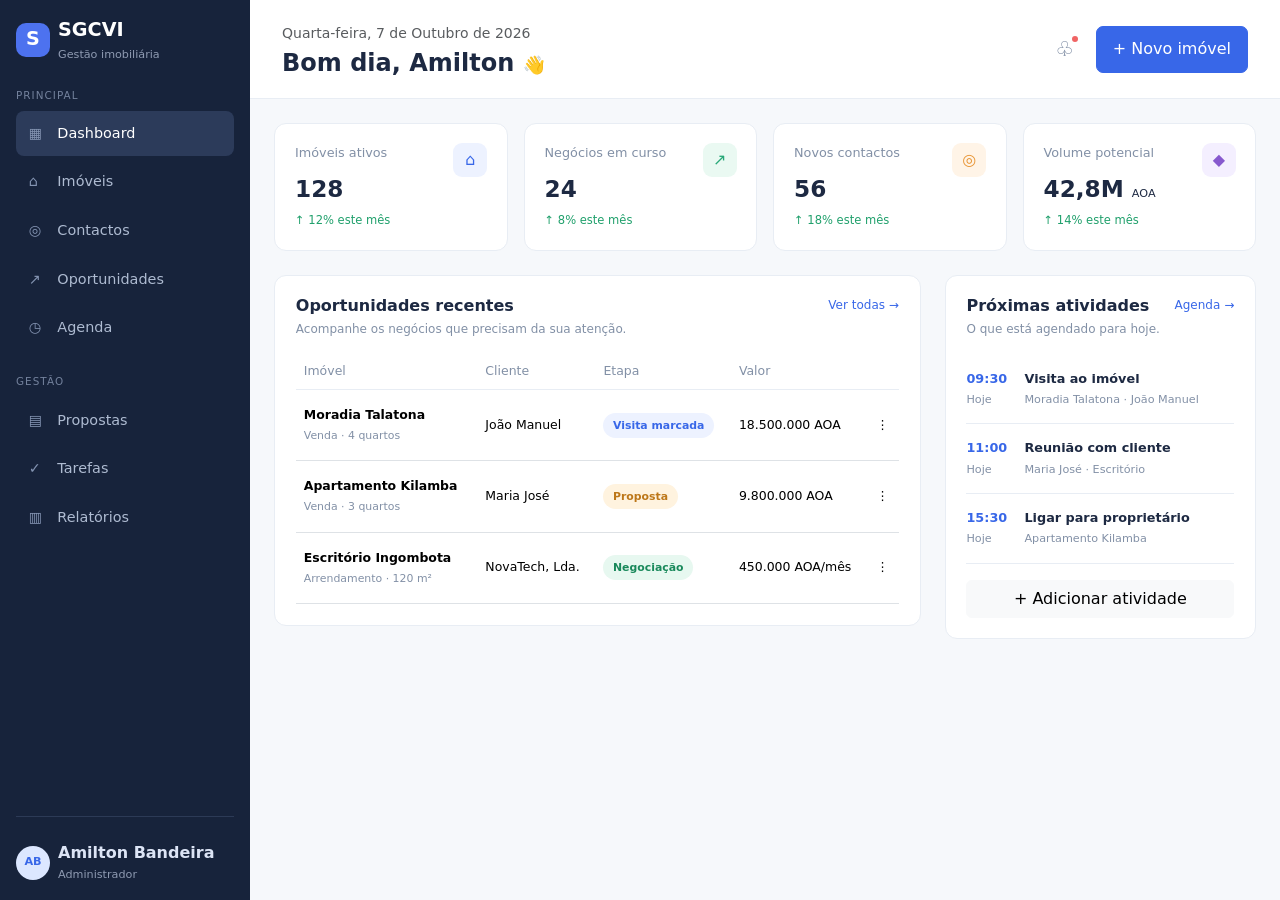
<file: public/index.html>
<!doctype html>
<html lang="pt">
<head>
    <meta charset="utf-8">
    <meta name="viewport" content="width=device-width, initial-scale=1">
    <title>SGCVI — Gestão imobiliária</title>
    <link href="https://cdn.jsdelivr.net/npm/bootstrap@5.3.3/dist/css/bootstrap.min.css" rel="stylesheet">
    <link href="css/app.css" rel="stylesheet">
</head>
<body>
<div class="app-shell">
    <aside class="sidebar p-3">
        <a class="brand d-flex align-items-center gap-2 mb-4 text-decoration-none" href="#">
            <span class="brand-mark">S</span>
            <span><strong>SGCVI</strong><small>Gestão imobiliária</small></span>
        </a>
        <div class="text-uppercase small sidebar-label mb-2">Principal</div>
        <nav class="nav flex-column gap-1">
            <a class="nav-link active" href="#"><span>▦</span> Dashboard</a>
            <a class="nav-link" href="#"><span>⌂</span> Imóveis</a>
            <a class="nav-link" href="#"><span>◎</span> Contactos</a>
            <a class="nav-link" href="#"><span>↗</span> Oportunidades</a>
            <a class="nav-link" href="#"><span>◷</span> Agenda</a>
        </nav>
        <div class="text-uppercase small sidebar-label mt-4 mb-2">Gestão</div>
        <nav class="nav flex-column gap-1">
            <a class="nav-link" href="#"><span>▤</span> Propostas</a>
            <a class="nav-link" href="#"><span>✓</span> Tarefas</a>
            <a class="nav-link" href="#"><span>▥</span> Relatórios</a>
        </nav>
        <div class="sidebar-footer mt-auto pt-4">
            <div class="user-card d-flex align-items-center gap-2">
                <div class="avatar">AB</div>
                <div><strong>Amilton Bandeira</strong><small>Administrador</small></div>
            </div>
        </div>
    </aside>

    <main class="main-content">
        <header class="topbar d-flex justify-content-between align-items-center">
            <div>
                <span class="text-muted small">Quarta-feira, 7 de Outubro de 2026</span>
                <h1 class="h4 mb-0 mt-1">Bom dia, Amilton <span class="wave">👋</span></h1>
            </div>
            <div class="d-flex align-items-center gap-3">
                <button class="icon-button" aria-label="Notificações">♧<span class="notification-dot"></span></button>
                <button class="btn btn-primary" data-bs-toggle="modal" data-bs-target="#newPropertyModal">+ Novo imóvel</button>
            </div>
        </header>

        <section class="container-fluid p-4">
            <div class="row g-3 mb-4">
                <div class="col-12 col-md-6 col-xl-3"><div class="metric-card"><div class="metric-icon blue">⌂</div><span>Imóveis ativos</span><strong>128</strong><small class="positive">↑ 12% este mês</small></div></div>
                <div class="col-12 col-md-6 col-xl-3"><div class="metric-card"><div class="metric-icon green">↗</div><span>Negócios em curso</span><strong>24</strong><small class="positive">↑ 8% este mês</small></div></div>
                <div class="col-12 col-md-6 col-xl-3"><div class="metric-card"><div class="metric-icon orange">◎</div><span>Novos contactos</span><strong>56</strong><small class="positive">↑ 18% este mês</small></div></div>
                <div class="col-12 col-md-6 col-xl-3"><div class="metric-card"><div class="metric-icon purple">◆</div><span>Volume potencial</span><strong>42,8M <small>AOA</small></strong><small class="positive">↑ 14% este mês</small></div></div>
            </div>

            <div class="row g-4">
                <div class="col-12 col-xl-8">
                    <div class="panel">
                        <div class="panel-heading"><div><h2>Oportunidades recentes</h2><p>Acompanhe os negócios que precisam da sua atenção.</p></div><a href="#">Ver todas →</a></div>
                        <div class="table-responsive"><table class="table align-middle mb-0"><thead><tr><th>Imóvel</th><th>Cliente</th><th>Etapa</th><th>Valor</th><th></th></tr></thead><tbody>
                            <tr><td><strong>Moradia Talatona</strong><small>Venda · 4 quartos</small></td><td>João Manuel</td><td><span class="badge-soft blue-bg">Visita marcada</span></td><td>18.500.000 AOA</td><td>⋮</td></tr>
                            <tr><td><strong>Apartamento Kilamba</strong><small>Venda · 3 quartos</small></td><td>Maria José</td><td><span class="badge-soft orange-bg">Proposta</span></td><td>9.800.000 AOA</td><td>⋮</td></tr>
                            <tr><td><strong>Escritório Ingombota</strong><small>Arrendamento · 120 m²</small></td><td>NovaTech, Lda.</td><td><span class="badge-soft green-bg">Negociação</span></td><td>450.000 AOA/mês</td><td>⋮</td></tr>
                        </tbody></table></div>
                    </div>
                </div>
                <div class="col-12 col-xl-4"><div class="panel"><div class="panel-heading"><div><h2>Próximas atividades</h2><p>O que está agendado para hoje.</p></div><a href="#">Agenda →</a></div>
                    <div class="activity"><div class="activity-time">09:30<small>Hoje</small></div><div><strong>Visita ao imóvel</strong><small>Moradia Talatona · João Manuel</small></div></div>
                    <div class="activity"><div class="activity-time">11:00<small>Hoje</small></div><div><strong>Reunião com cliente</strong><small>Maria José · Escritório</small></div></div>
                    <div class="activity"><div class="activity-time">15:30<small>Hoje</small></div><div><strong>Ligar para proprietário</strong><small>Apartamento Kilamba</small></div></div>
                    <button class="btn btn-light w-100 mt-3">+ Adicionar atividade</button>
                </div></div>
            </div>
        </section>
    </main>
</div>
<div class="modal fade" id="newPropertyModal" tabindex="-1"><div class="modal-dialog modal-dialog-centered"><div class="modal-content"><div class="modal-header"><h5 class="modal-title">Adicionar novo imóvel</h5><button type="button" class="btn-close" data-bs-dismiss="modal"></button></div><div class="modal-body"><label class="form-label">Título do imóvel</label><input class="form-control mb-3" placeholder="Ex.: Moradia no Talatona"><label class="form-label">Tipo de operação</label><select class="form-select"><option>Venda</option><option>Arrendamento</option></select></div><div class="modal-footer"><button class="btn btn-light" data-bs-dismiss="modal">Cancelar</button><button class="btn btn-primary">Guardar imóvel</button></div></div></div></div>
<script src="https://cdn.jsdelivr.net/npm/bootstrap@5.3.3/dist/js/bootstrap.bundle.min.js"></script>
</body>
</html>
</file>
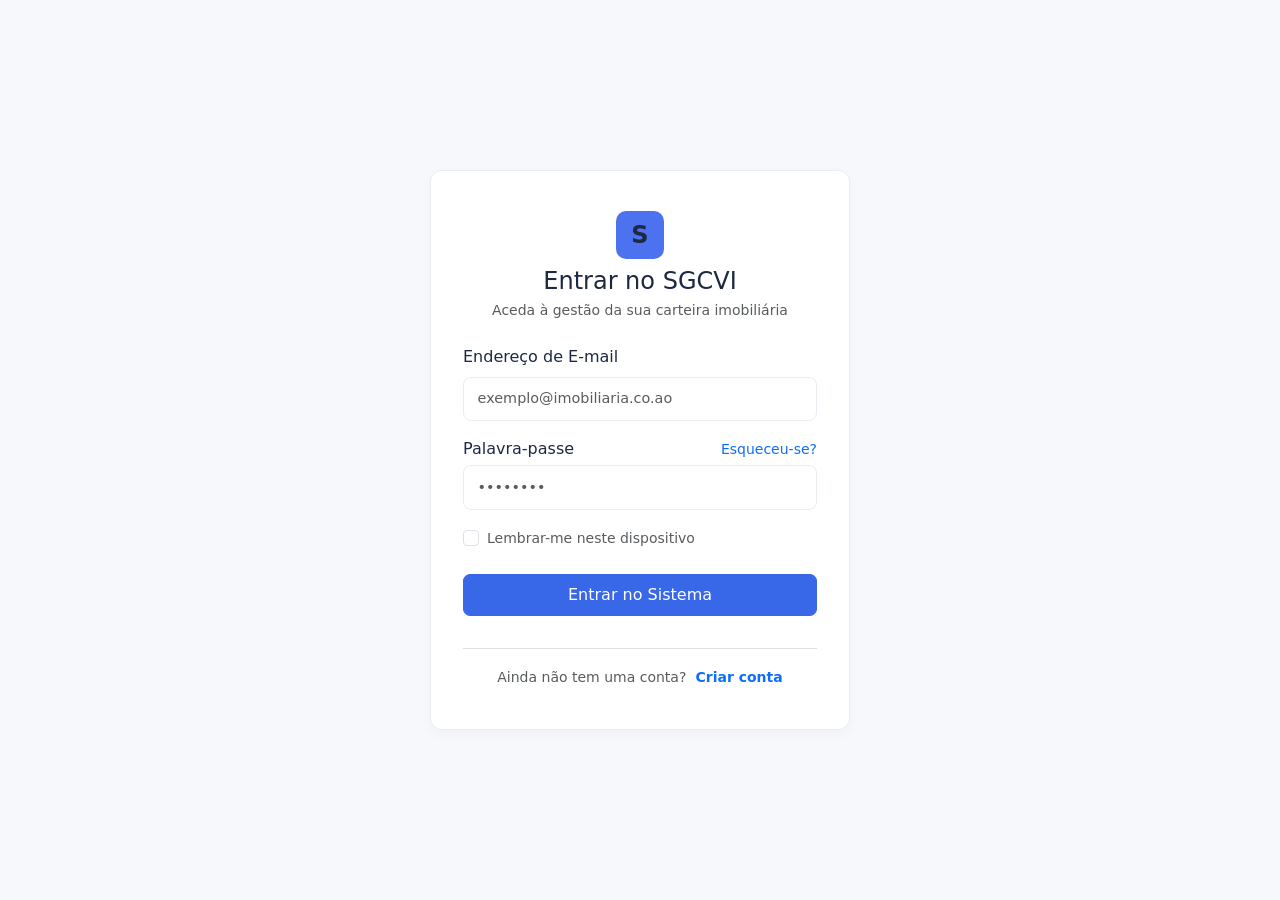
<file: public/login.html>
<!doctype html>
<html lang="pt">
<head>
    <meta charset="utf-8">
    <meta name="viewport" content="width=device-width, initial-scale=1">
    <title>SGCVI — Entrar na Conta</title>
    <link href="https://cdn.jsdelivr.net/npm/bootstrap@5.3.3/dist/css/bootstrap.min.css" rel="stylesheet">
    <link href="css/app.css" rel="stylesheet">
</head>
<body class="auth-body">
    <div class="auth-card">
        <div class="text-center mb-4">
            <div class="brand-mark mx-auto mb-2" style="width: 48px; height: 48px; font-size: 1.5rem;">S</div>
            <h1 class="h4 font-weight-bold mb-1">Entrar no SGCVI</h1>
            <p class="text-muted small">Aceda à gestão da sua carteira imobiliária</p>
        </div>

        <form action="index.html" method="GET">
            <div class="mb-3">
                <label for="email" class="form-label">Endereço de E-mail</label>
                <input type="email" class="form-control" id="email" placeholder="exemplo@imobiliaria.co.ao" required>
            </div>

            <div class="mb-3">
                <div class="d-flex justify-content-between align-items-center mb-1">
                    <label for="password" class="form-label mb-0">Palavra-passe</label>
                    <a href="#" class="small text-decoration-none text-primary">Esqueceu-se?</a>
                </div>
                <input type="password" class="form-control" id="password" placeholder="••••••••" required>
            </div>

            <div class="form-check mb-4">
                <input type="checkbox" class="form-check-input" id="remember">
                <label class="form-check-label small text-muted" for="remember">Lembrar-me neste dispositivo</label>
            </div>

            <button type="submit" class="btn btn-primary w-100 py-2 mb-3">Entrar no Sistema</button>
        </form>

        <div class="text-center mt-3 pt-3 border-top">
            <span class="small text-muted">Ainda não tem uma conta?</span>
            <a href="register.html" class="small fw-bold text-decoration-none ms-1">Criar conta</a>
        </div>
    </div>
</body>
</html>
</file>
<file: public/css/app.css>
:root{--navy:#17233b;--ink:#1d2942;--muted:#8290a6;--blue:#3867e8;--line:#e8edf4}*{box-sizing:border-box}body{margin:0;background:#f6f8fb;color:var(--ink);font-family:Inter,system-ui,-apple-system,"Segoe UI",sans-serif}.app-shell{display:flex;min-height:100vh}.sidebar{width:250px;background:var(--navy);color:#dce4f5;display:flex;flex-direction:column}.brand{color:#fff;font-size:1.2rem}.brand small,.user-card small{display:block;color:#8f9bb2;font-size:.7rem;margin-top:2px}.brand-mark{display:grid;place-items:center;width:34px;height:34px;border-radius:10px;background:#4d72ef;font-weight:800}.sidebar-label{color:#74829d;letter-spacing:.1em;font-size:.65rem}.nav-link{color:#aebbd1;padding:.72rem .8rem;border-radius:8px;font-size:.9rem}.nav-link span{width:24px;display:inline-block;color:#8494b2}.nav-link.active,.nav-link:hover{background:#2c3b5a;color:#fff}.sidebar-footer{border-top:1px solid #2c3a56;padding-top:1rem}.avatar{display:grid;place-items:center;width:34px;height:34px;border-radius:50%;background:#dce7ff;color:#3867e8;font-size:.7rem;font-weight:700}.main-content{flex:1;min-width:0}.topbar{background:#fff;border-bottom:1px solid var(--line);padding:1.3rem 2rem}.topbar h1{font-weight:700;color:var(--ink)}.wave{font-size:1.1rem}.icon-button{border:0;background:transparent;color:#71809a;font-size:1.3rem;position:relative}.notification-dot{position:absolute;top:3px;right:2px;width:6px;height:6px;background:#f06464;border-radius:50%}.btn-primary{background:var(--blue);border-color:var(--blue);border-radius:7px;padding:.65rem 1rem}.metric-card,.panel{background:#fff;border:1px solid var(--line);border-radius:12px}.metric-card{padding:1.15rem 1.25rem;position:relative}.metric-card span{color:var(--muted);font-size:.8rem;display:block;margin-bottom:.65rem}.metric-card strong{display:block;font-size:1.45rem}.metric-card strong small{font-size:.7rem;font-weight:500}.metric-card small{font-size:.72rem}.metric-icon{position:absolute;right:1.2rem;top:1.15rem;width:34px;height:34px;display:grid;place-items:center;border-radius:9px}.blue{color:#3867e8;background:#edf2ff}.green{color:#28a878;background:#eaf9f2}.orange{color:#e89535;background:#fff4e7}.purple{color:#8759ce;background:#f4efff}.positive{color:#20a06c!important}.panel{padding:1.3rem}.panel-heading{display:flex;justify-content:space-between;align-items:start;margin-bottom:1rem}.panel-heading h2{font-size:1rem;margin:0;font-weight:700}.panel-heading p{font-size:.75rem;color:var(--muted);margin:.3rem 0 0}.panel-heading a{font-size:.75rem;color:var(--blue);text-decoration:none}.table{font-size:.78rem}.table th{color:var(--muted);font-weight:500;border-bottom-color:var(--line)}.table td{padding-top:1rem;padding-bottom:1rem}.table td small{display:block;color:var(--muted);margin-top:.2rem}.badge-soft{padding:.38rem .6rem;border-radius:20px;font-size:.68rem;font-weight:600}.blue-bg{color:#3867e8;background:#edf2ff}.orange-bg{color:#bd7719;background:#fff3df}.green-bg{color:#19895b;background:#e7f8f0}.activity{display:flex;gap:1rem;padding:.9rem 0;border-bottom:1px solid var(--line)}.activity-time{font-size:.8rem;font-weight:700;color:var(--blue);min-width:42px}.activity-time small,.activity strong,.activity small{display:block}.activity-time small,.activity small{color:var(--muted);font-size:.7rem;margin-top:.25rem;font-weight:400}.activity strong{font-size:.8rem}@media(max-width:800px){.sidebar{width:72px;padding:.8rem}.brand span:not(.brand-mark),.sidebar-label,.nav-link{font-size:0}.nav-link span{font-size:1rem}.user-card div:not(.avatar){display:none}.topbar{padding:1rem}.container-fluid{padding:1rem!important}}/* --- Estilos de Autenticação --- */.auth-body {background: #f6f8fb;display: flex;align-items: center;justify-content: center;min-height: 100vh;margin: 0;padding: 1.5rem;}.auth-card {background: #ffffff;border: 1px solid var(--line);border-radius: 12px;padding: 2.5rem 2rem;width: 100%;max-width: 420px;box-shadow: 0 4px 12px rgba(0, 0, 0, 0.03);}.auth-card .form-control {border-color: var(--line);border-radius: 8px;padding: 0.65rem 0.85rem;font-size: 0.9rem;}.auth-card .form-control:focus {border-color: var(--blue);box-shadow: 0 0 0 3px rgba(56, 103, 232, 0.15);}
</file>
